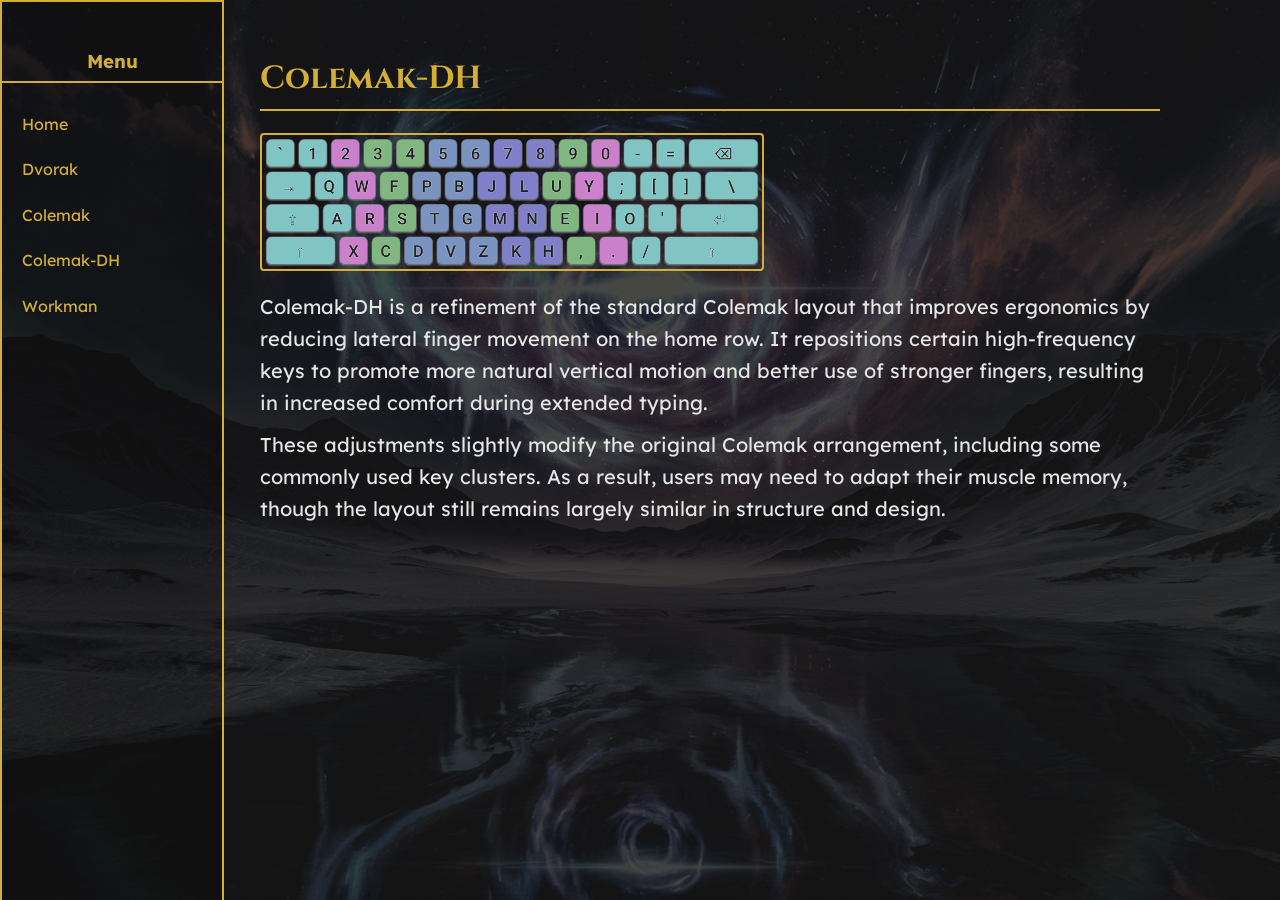
<file: colemak-dh.html>
<html>
    <head>
        <title>Colemak-DH Layout</title>
        <link href="css/style.css" rel="stylesheet">
    </head>
    <body>
        <div class="sidebar">
            <h3 align="center">Menu</h3>
            <a href="./index.html">Home</a>
            <a href="./dvorak.html">Dvorak</a>
            <a href="./colemak.html">Colemak</a>
            <a href="./colemak-dh.html">Colemak-DH</a>
            <a href="./workman.html">Workman</a>
        </div>

        <div>
            <h1>Colemak-DH</h1>
            <img src="./img/colemak_dh.png" alt="colemak-dh-layout" width=500>
            <p>Colemak-DH is a refinement of the standard Colemak layout that improves ergonomics by reducing lateral finger movement on the home row. It repositions certain high-frequency keys to promote more natural vertical motion and better use of stronger fingers, resulting in increased comfort during extended typing.</p>

            <p>These adjustments slightly modify the original Colemak arrangement, including some commonly used key clusters. As a result, users may need to adapt their muscle memory, though the layout still remains largely similar in structure and design.</p>   
        </div>
    </body>
</html>
</file>
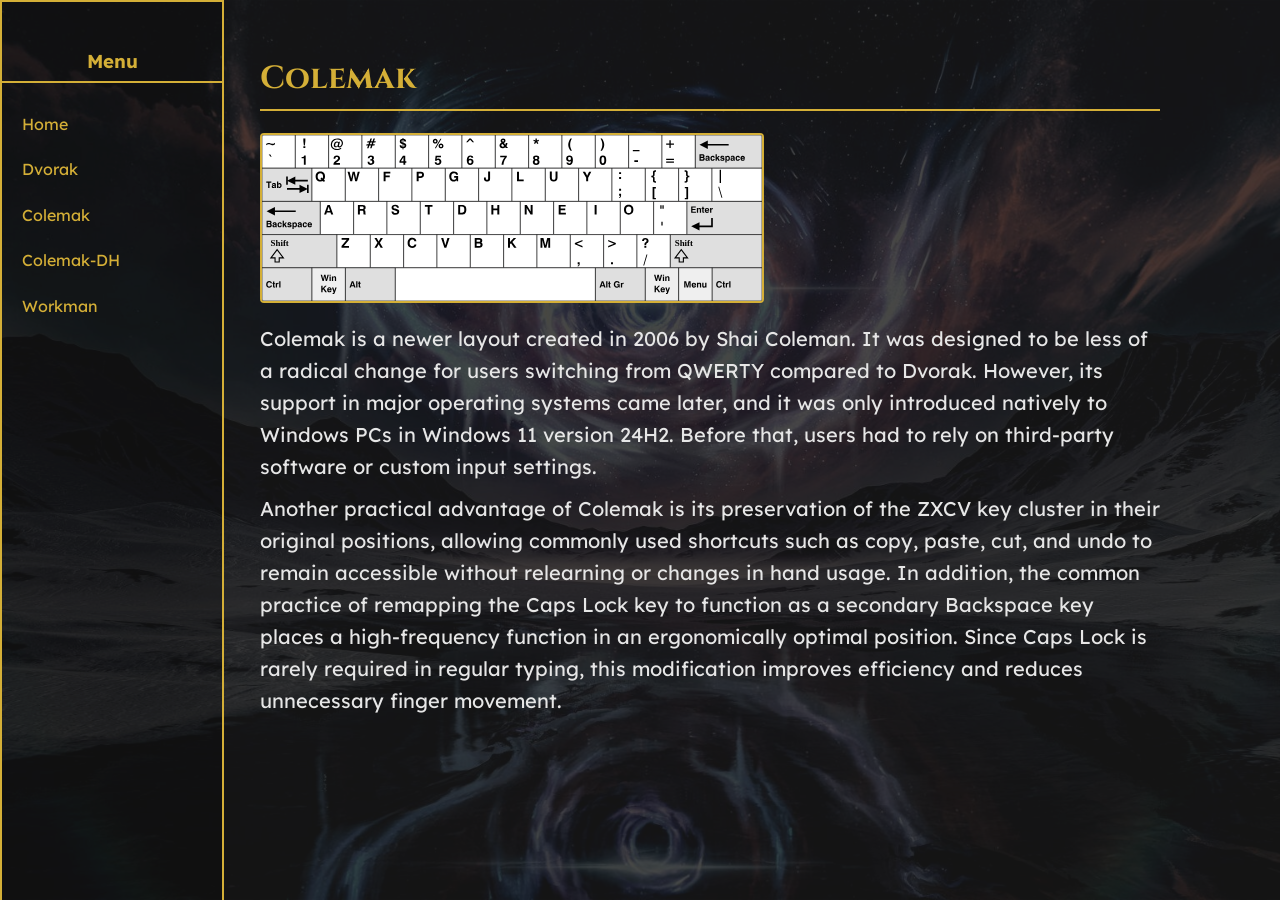
<file: colemak.html>
<html>
    <head>
        <title>Colemak Layout</title>
        <link href="css/style.css" rel="stylesheet">
    </head>
    <body>
        <div class="sidebar">
            <h3 align="center">Menu</h3>
            <a href="./index.html">Home</a>
            <a href="./dvorak.html">Dvorak</a>
            <a href="./colemak.html">Colemak</a>
            <a href="./colemak-dh.html">Colemak-DH</a>
            <a href="./workman.html">Workman</a>
        </div>

        <div>
          <h1>Colemak</h1>
            <img src="./img/colemak.svg" alt="colemak-layout" width=500>
            <p>Colemak is a newer layout created in 2006 by Shai Coleman. It was designed to be less of a radical change for users switching from QWERTY compared to Dvorak. However, its support in major operating systems came later, and it was only introduced natively to Windows PCs in Windows 11 version 24H2. Before that, users had to rely on third-party software or custom input settings.</p> 

            <p>Another practical advantage of Colemak is its preservation of the ZXCV key cluster in their original positions, allowing commonly used shortcuts such as copy, paste, cut, and undo to remain accessible without relearning or changes in hand usage. In addition, the common practice of remapping the Caps Lock key to function as a secondary Backspace key places a high-frequency function in an ergonomically optimal position. Since Caps Lock is rarely required in regular typing, this modification improves efficiency and reduces unnecessary finger movement.</p>          
        </div>
    </body>
</html>
</file>
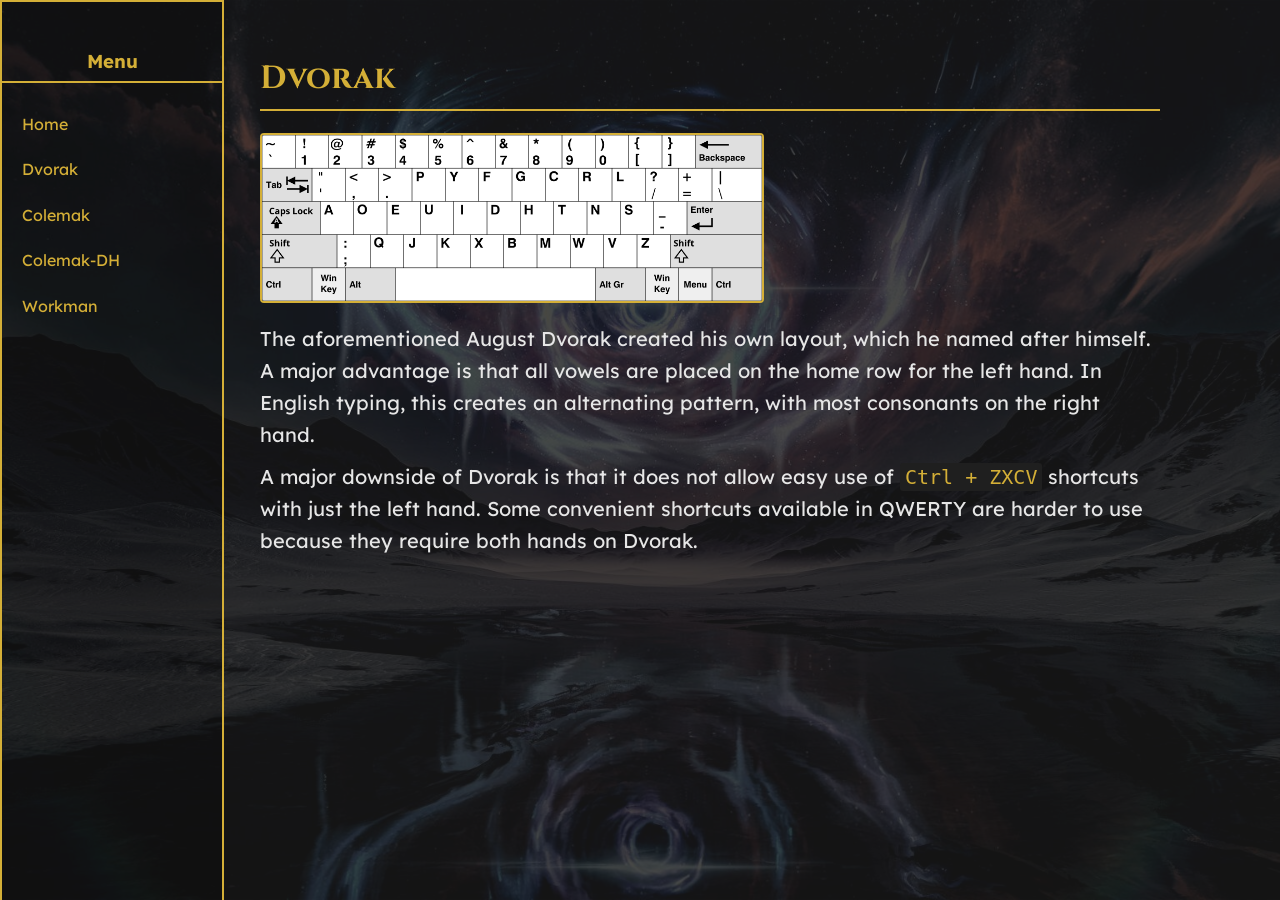
<file: dvorak.html>
<html>
    <head>
        <title>Dvorak Layout</title>
        <link href="css/style.css" rel="stylesheet">
    </head>
    <body>
        <div class="sidebar">
            <h3 align="center">Menu</h3>
            <a href="./index.html">Home</a>
            <a href="./dvorak.html">Dvorak</a>
            <a href="./colemak.html">Colemak</a>
            <a href="./colemak-dh.html">Colemak-DH</a>
            <a href="./workman.html">Workman</a>
        </div>

        <div>
            <h1>Dvorak</h1>
            <img src="./img/dvorak.png" alt="dvorak-layout" width=500>
            <p>The aforementioned August Dvorak created his own layout, which he named after himself. A major advantage is that all vowels are placed on the home row for the left hand. In English typing, this creates an alternating pattern, with most consonants on the right hand.</p>

            <p>A major downside of Dvorak is that it does not allow easy use of <code>Ctrl + ZXCV</code> shortcuts with just the left hand. Some convenient shortcuts available in QWERTY are harder to use because they require both hands on Dvorak.</p>
        </div>
    </body>
</html>
</file>
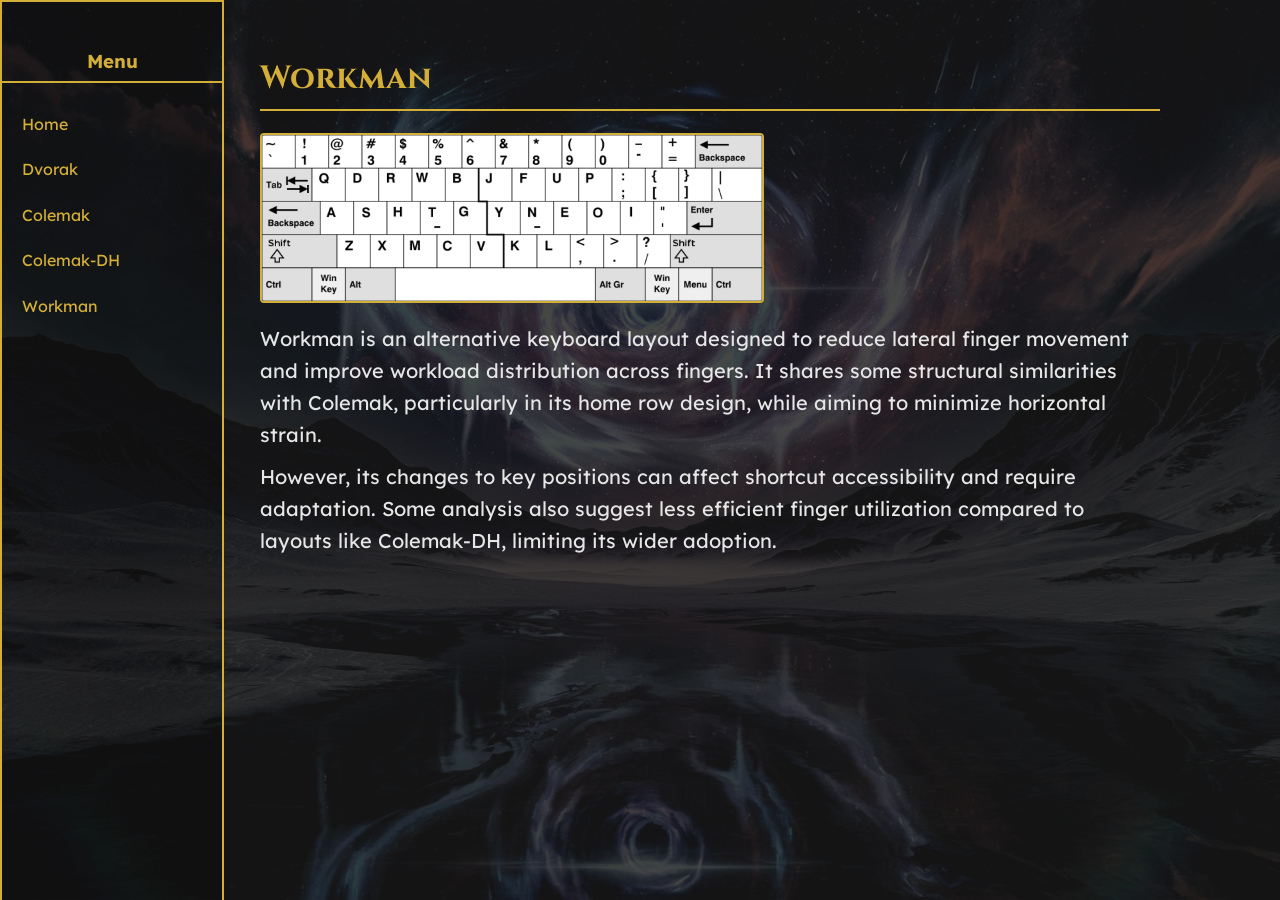
<file: workman.html>
<html>
    <head>
        <title>Workman Layout</title>
        <link href="css/style.css" rel="stylesheet">
    </head>
    <body>
        <div class="sidebar">
            <h3 align="center">Menu</h3>
            <a href="./index.html">Home</a>
            <a href="./dvorak.html">Dvorak</a>
            <a href="./colemak.html">Colemak</a>
            <a href="./colemak-dh.html">Colemak-DH</a>
            <a href="./workman.html">Workman</a>
        </div>

        <div>
            <h1>Workman</h1>
            <img src="./img/workman.png" alt="workman-layout" width=500>
            <p>Workman is an alternative keyboard layout designed to reduce lateral finger movement and improve workload distribution across fingers. It shares some structural similarities with Colemak, particularly in its home row design, while aiming to minimize horizontal strain.</p>

            <p>However, its changes to key positions can affect shortcut accessibility and require adaptation. Some analysis also suggest less efficient finger utilization compared to layouts like Colemak-DH, limiting its wider adoption.</p>
        </div>
    </body>
</html>
</file>
<file: css/style.css>
/* custom font */
@font-face {
    font-family: "Cinzel";
    src: url("../fonts/Cinzel-VariableFont_wght.ttf") format("truetype");
}

@font-face {
    font-family: "Lexend Deca";
    src: url("../fonts/LexendDeca-VariableFont_wght.ttf") format("truetype");
}

/* page styling */
body {
    background-color: #1a1a1a;
    color: #e6e6e6;
    font-family: "Lexend Deca";
    line-height: 1.6;
    margin-left: 240px;
    margin-right: 100px;
    padding: 20px;
}

/* background image */
body::before {
    content: "";
    position: fixed;
    inset: 0;
    background: url("../img/background.jpg") center / cover no-repeat;
    opacity: 0.2;
    z-index: -1;
}

h1 {
    font-family: "Cinzel";
    color: #d4af37;
    margin-top: 25px;
    border-bottom: 2px solid #d4af37;
    padding-bottom: 5px;
}

h2, h3 {
    color: #d4af37;
    margin-top: 25px;
}

p {
    font-size: 20px;
    margin: 10px 0;
}

a {
    color: #d4af37;
    text-decoration: none;
}

a:hover {
    text-decoration: underline;
}

img {
    display: block;
    margin: 10px 0 20px;
    max-width: 100%;
    border: 2px solid #d4af37;
    border-radius: 4px;
}

table {
    width: 100%;
    border-collapse: collapse;
    margin: 20px 0;
    background-color: #1a1a1a;
}

th, td {
    border: 1px solid #d4af37;
    padding: 10px;
    text-align: center;
}

/* Center table images */
td img {
    display: block;
    margin: 0 auto;
}

th {
    background-color: #262626;
    color: #d4af37;
}

code {
    background-color: #1f1f1f;
    color: #d4af37;
    padding: 2px 5px;
    border-radius: 3px;
}

ul li {
    font-size: 18px;
    padding-left: 20px;
}

.sidebar {
    position: fixed;
    top: 0;
    left: 0;
    width: 220px;
    height: 100vh;
    background: rgba(0, 0, 0, 0.2);
    padding-top: 20px;
    border: 2px solid #d4af37;
    display: flex;
    flex-direction: column;
    z-index: 10;
}

.sidebar a {
    padding: 10px 20px;
}

.sidebar h3 {
    border-bottom: 2px solid #d4af37;
    padding-bottom: 4px;
}

/* back to top button */
a.top {
    display: block;
    width: fit-content;
    margin-left: auto;
    margin-top: 30px;
    padding: 10px 18px;
    background: rgba(0, 0, 0, 0.4);
    color: #d4af37;
    font-family: "Lexend Deca";
    font-size: 16px;
    border: 2px solid #d4af37;
    border-radius: 6px;
    text-decoration: none;
}

/* button hover */
a.top:hover {
    background-color: #d4af37;
    color: #1a1a1a;
    text-decoration: none;
    box-shadow: 0 0 10px rgba(212, 175, 55, 0.6);
}
</file>
